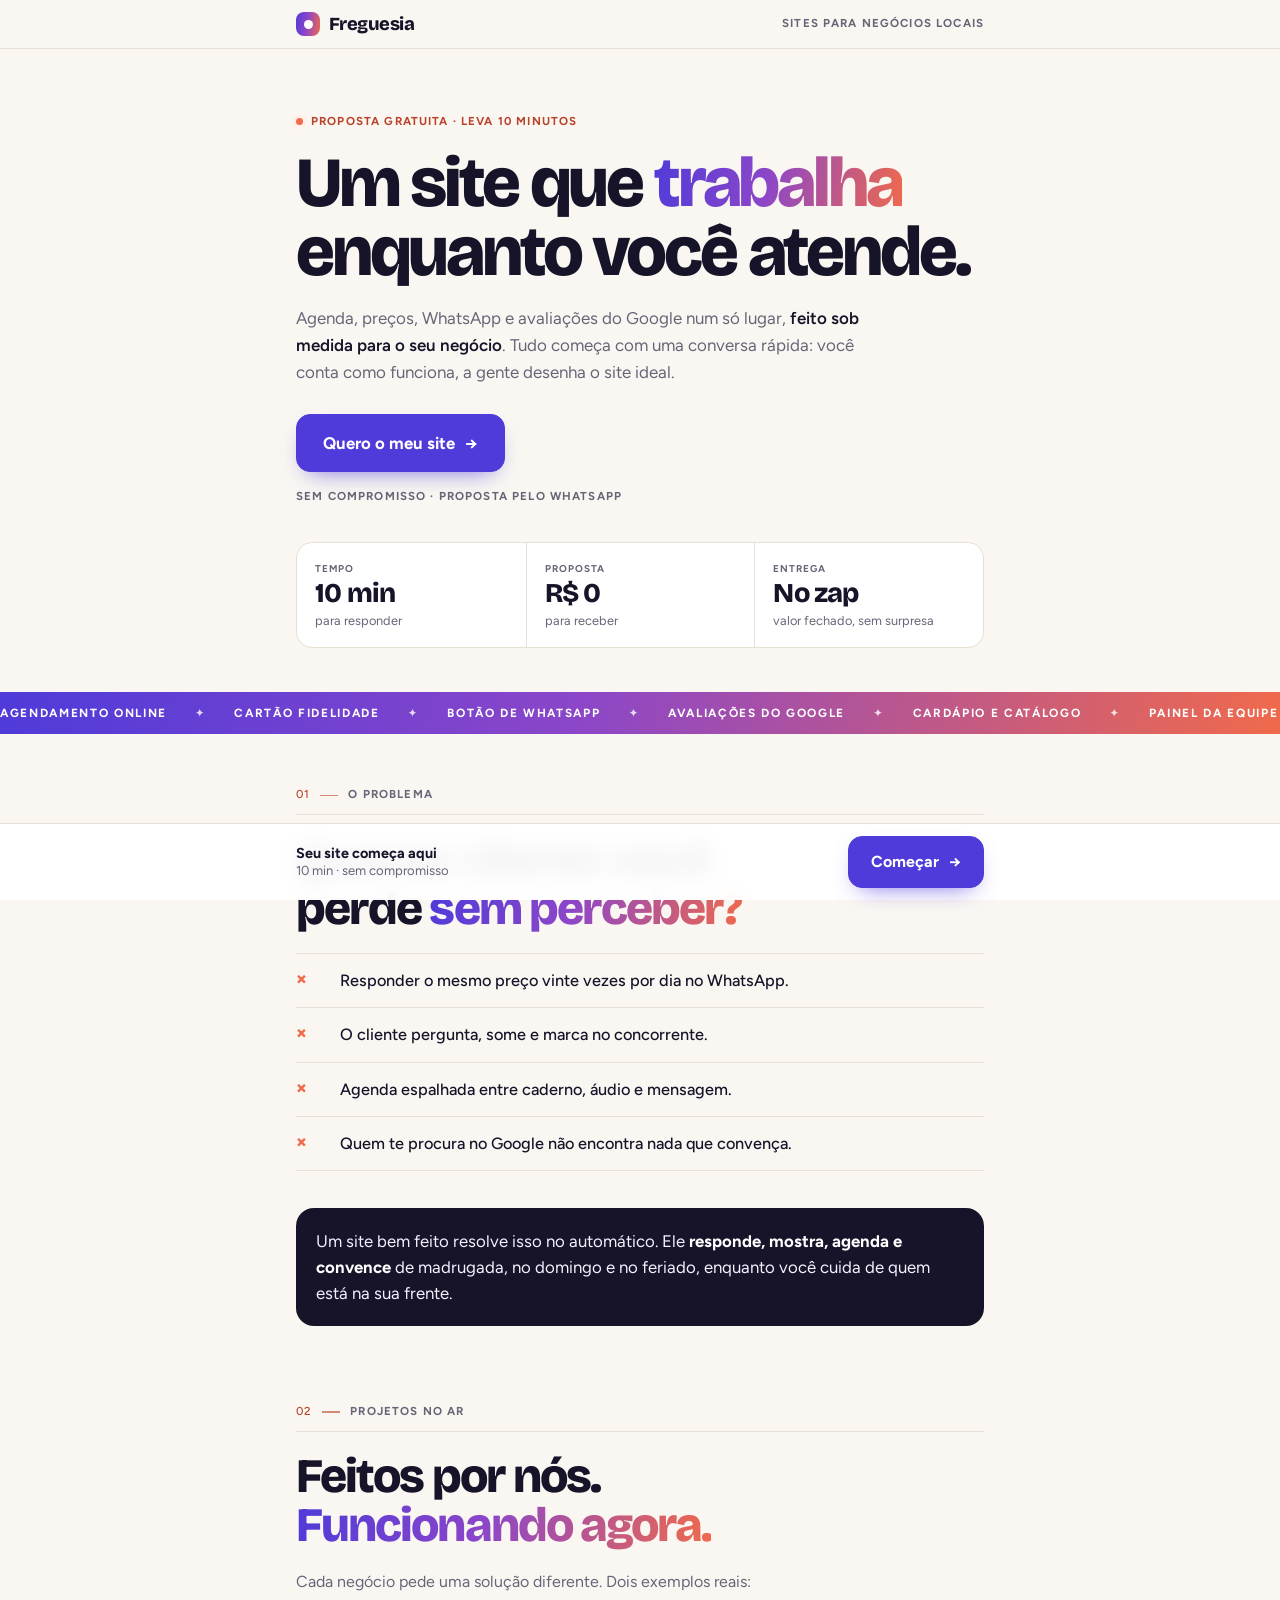
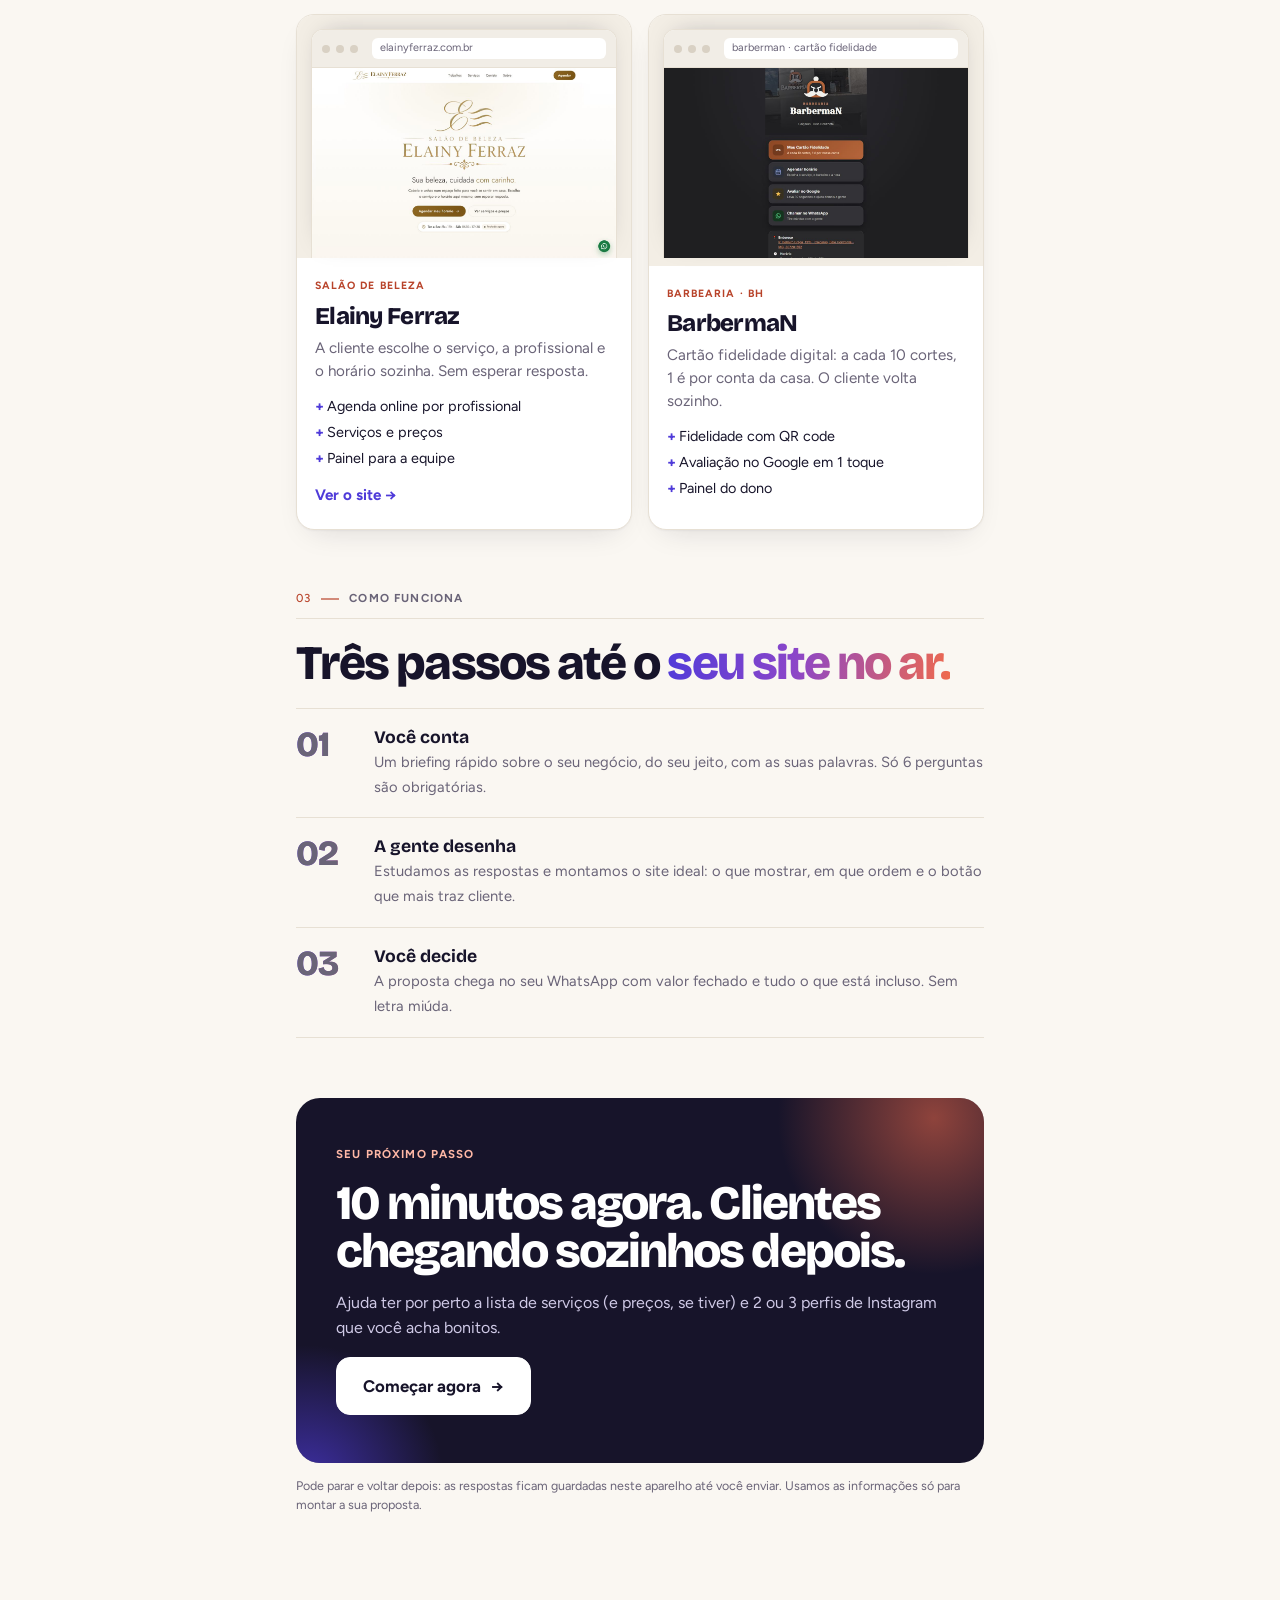
<file: index.html>
<!doctype html>
<html lang="pt-BR">
<head>
<meta charset="utf-8">
<meta name="viewport" content="width=device-width, initial-scale=1, viewport-fit=cover">
<title>Freguesia · Seu site começa aqui</title>
<meta name="description" content="Um site sob medida que trabalha enquanto você atende. Responda 10 minutos sobre o seu negócio e receba a proposta pelo WhatsApp.">
<meta name="theme-color" content="#faf7f2">
<meta name="robots" content="noindex">
<meta property="og:title" content="Freguesia · Seu site começa aqui">
<meta property="og:description" content="Um site que trabalha enquanto você atende. 10 minutos de perguntas e a proposta chega no seu WhatsApp.">
<meta property="og:type" content="website">
<meta property="og:site_name" content="Freguesia">
<meta property="og:url" content="https://gverasn.github.io/briefing/">
<meta property="og:image" content="https://gverasn.github.io/briefing/img/og.jpg?v=2">
<meta property="og:image:width" content="1200">
<meta property="og:image:height" content="630">
<meta property="og:image:alt" content="Freguesia: um site que trabalha enquanto você atende">
<meta name="twitter:card" content="summary_large_image">
<link rel="preconnect" href="https://fonts.googleapis.com">
<link rel="preconnect" href="https://fonts.gstatic.com" crossorigin>
<link rel="stylesheet" href="https://fonts.googleapis.com/css2?family=Bricolage+Grotesque:opsz,wght@12..96,600;12..96,700;12..96,800&family=Figtree:wght@400;500;600;700&display=swap">
<link rel="stylesheet" href="estilo.css?v=5">
<link rel="icon" href="data:image/svg+xml,%3Csvg xmlns='http://www.w3.org/2000/svg' viewBox='0 0 32 32'%3E%3Cdefs%3E%3ClinearGradient id='g' x1='0' y1='0' x2='1' y2='1'%3E%3Cstop offset='0' stop-color='%234f3bd9'/%3E%3Cstop offset='1' stop-color='%23f06a4b'/%3E%3C/linearGradient%3E%3C/defs%3E%3Crect width='32' height='32' rx='10' fill='url(%23g)'/%3E%3Ccircle cx='16' cy='16' r='6' fill='white'/%3E%3C/svg%3E">
</head>
<body>
<header class="top">
  <div class="wrap top-row">
    <a class="marca" href="./" aria-label="Freguesia, início"><i aria-hidden="true"></i>Freguesia</a>
    <span class="passo mono" id="passo">Sites para negócios locais</span>
  </div>
  <div class="barra" id="barra-box" aria-hidden="true"><i id="barra"></i></div>
</header>

<main>
  <!-- ===== Página inicial ===== -->
  <section class="landing" id="etapa-inicio" hidden>
    <div class="wrap hero">
      <span class="eyebrow mono">Proposta gratuita · leva 10 minutos</span>
      <h1>Um site que <em class="grad">trabalha</em> enquanto você atende.</h1>
      <p class="lede">Agenda, preços, WhatsApp e avaliações do Google num só lugar, <b>feito sob medida para o seu negócio</b>. Tudo começa com uma conversa rápida: você conta como funciona, a gente desenha o site ideal.</p>
      <div class="cta-linha">
        <button class="btn primary grande" type="button" data-comecar>Quero o meu site <span class="seta" aria-hidden="true">→</span></button>
        <span class="micro mono">Sem compromisso · proposta pelo WhatsApp</span>
        <button class="link" type="button" id="zerar" hidden>Já comecei antes. Quero começar do zero</button>
      </div>
      <div class="infos" role="list">
        <div role="listitem"><span class="mono">Tempo</span><b>10 min</b><span>para responder</span></div>
        <div role="listitem"><span class="mono">Proposta</span><b>R$ 0</b><span>para receber</span></div>
        <div role="listitem"><span class="mono">Entrega</span><b>No zap</b><span>valor fechado, sem surpresa</span></div>
      </div>
    </div>

    <div class="letreiro mono" aria-hidden="true">
      <div class="trilho">
        <span>Agendamento online</span><span>Cartão fidelidade</span><span>Botão de WhatsApp</span><span>Avaliações do Google</span><span>Cardápio e catálogo</span><span>Painel da equipe</span><span>Lembrete de horário</span>
        <span>Agendamento online</span><span>Cartão fidelidade</span><span>Botão de WhatsApp</span><span>Avaliações do Google</span><span>Cardápio e catálogo</span><span>Painel da equipe</span><span>Lembrete de horário</span>
      </div>
    </div>

    <div class="wrap">
      <section class="secao" aria-labelledby="t-dores">
        <div class="secao-topo mono"><b>01</b><span>O problema</span></div>
        <h2 id="t-dores">Quanto cliente você perde <em class="grad">sem perceber?</em></h2>
        <ul class="dores">
          <li>Responder o mesmo preço vinte vezes por dia no WhatsApp.</li>
          <li>O cliente pergunta, some e marca no concorrente.</li>
          <li>Agenda espalhada entre caderno, áudio e mensagem.</li>
          <li>Quem te procura no Google não encontra nada que convença.</li>
        </ul>
        <p class="virada">Um site bem feito resolve isso no automático. Ele <b>responde, mostra, agenda e convence</b> de madrugada, no domingo e no feriado, enquanto você cuida de quem está na sua frente.</p>
      </section>

      <section class="secao" aria-labelledby="t-projetos">
        <div class="secao-topo mono"><b>02</b><span>Projetos no ar</span></div>
        <h2 id="t-projetos">Feitos por nós. <em class="grad">Funcionando agora.</em></h2>
        <p class="apoio">Cada negócio pede uma solução diferente. Dois exemplos reais:</p>
        <div class="projetos">
          <article class="projeto">
            <div class="tela"><div class="janela"><div class="barra-nav" aria-hidden="true"><i></i><i></i><i></i><span>elainyferraz.com.br</span></div><img src="img/elainy-desktop.jpg?v=5" alt="Página inicial do site do Salão Elainy Ferraz" width="1200" height="750" loading="lazy"></div></div>
            <div class="info">
              <span class="mono">Salão de beleza</span>
              <h3>Elainy Ferraz</h3>
              <p>A cliente escolhe o serviço, a profissional e o horário sozinha. Sem esperar resposta.</p>
              <ul><li>Agenda online por profissional</li><li>Serviços e preços</li><li>Painel para a equipe</li></ul>
              <a href="https://elainyferraz.com.br/" target="_blank" rel="noopener">Ver o site →</a>
            </div>
          </article>
          <article class="projeto">
            <div class="tela"><div class="janela"><div class="barra-nav" aria-hidden="true"><i></i><i></i><i></i><span>barberman · cartão fidelidade</span></div><img src="img/barberman-desktop.jpg?v=5" alt="Página inicial do site da Barbearia BarbermaN" width="1200" height="750" loading="lazy"></div></div>
            <div class="info">
              <span class="mono">Barbearia · BH</span>
              <h3>BarbermaN</h3>
              <p>Cartão fidelidade digital: a cada 10 cortes, 1 é por conta da casa. O cliente volta sozinho.</p>
              <ul><li>Fidelidade com QR code</li><li>Avaliação no Google em 1 toque</li><li>Painel do dono</li></ul>
            </div>
          </article>
        </div>
      </section>

      <section class="secao" aria-labelledby="t-como">
        <div class="secao-topo mono"><b>03</b><span>Como funciona</span></div>
        <h2 id="t-como">Três passos até o <em class="grad">seu site no ar.</em></h2>
        <div class="etapas-lista">
          <div><span class="n grad">01</span><div><b>Você conta</b><span>Um briefing rápido sobre o seu negócio, do seu jeito, com as suas palavras. Só 6 perguntas são obrigatórias.</span></div></div>
          <div><span class="n grad">02</span><div><b>A gente desenha</b><span>Estudamos as respostas e montamos o site ideal: o que mostrar, em que ordem e o botão que mais traz cliente.</span></div></div>
          <div><span class="n grad">03</span><div><b>Você decide</b><span>A proposta chega no seu WhatsApp com valor fechado e tudo o que está incluso. Sem letra miúda.</span></div></div>
        </div>
      </section>

      <section class="fecho" aria-labelledby="t-fecho">
        <span class="mono">Seu próximo passo</span>
        <h2 id="t-fecho">10 minutos agora. Clientes chegando sozinhos depois.</h2>
        <p>Ajuda ter por perto a lista de serviços (e preços, se tiver) e 2 ou 3 perfis de Instagram que você acha bonitos.</p>
        <button class="btn grande" type="button" data-comecar>Começar agora <span class="seta" aria-hidden="true">→</span></button>
      </section>
      <p class="privacidade">Pode parar e voltar depois: as respostas ficam guardadas neste aparelho até você enviar. Usamos as informações só para montar a sua proposta.</p>
    </div>
  </section>

  <!-- ===== Formulário ===== -->
  <div class="wrap form-area" id="form-area" hidden>
    <form id="form" novalidate autocomplete="on">
      <div class="honey" aria-hidden="true"><label>Não preencha <input type="text" id="site_url" tabindex="-1" autocomplete="off"></label></div>
      <div id="etapas"></div>

      <div class="card" id="etapa-revisao" hidden>
        <span class="eyebrow-parte mono">Última etapa</span>
        <h2>Confira e envie</h2>
        <p class="intro">Dá uma olhada geral. Se quiser mudar alguma coisa, toque em "Editar".</p>
        <div class="revisao" id="revisao"></div>
        <div class="q" data-q="consentimento">
          <label class="check"><input type="checkbox" id="consentimento"><span>Autorizo o uso destas informações para elaborar a proposta do meu site e para entrarem em contato comigo pelo WhatsApp.</span></label>
        </div>
        <div class="nota" id="erro-envio" role="alert" hidden></div>
      </div>

      <div class="card" id="etapa-ok" hidden>
        <div class="ok-icone" aria-hidden="true"><svg width="34" height="34" viewBox="0 0 24 24" fill="none" stroke="currentColor" stroke-width="2.5" stroke-linecap="round" stroke-linejoin="round"><path d="M5 12.5l4.5 4.5L19 7.5"/></svg></div>
        <span class="eyebrow-parte mono">Tudo certo</span>
        <h2>Recebemos. Agora é com a gente.</h2>
        <p id="ok-txt">Suas respostas chegaram. A gente analisa e te chama no WhatsApp com a proposta do site.</p>
      </div>
    </form>
  </div>
</main>

<div class="acoes" id="acoes">
  <div class="wrap">
    <div class="resumo"><b>Seu site começa aqui</b>10 min · sem compromisso</div>
    <button class="btn" id="voltar" type="button">Voltar</button>
    <button class="btn primary" id="avancar" type="button">Continuar</button>
  </div>
</div>

<script src="perguntas.js?v=5"></script>
<script src="config.js?v=5"></script>
<script>
const LS = "briefing-cliente-rascunho";
const $ = (s) => document.querySelector(s);
const lsGet = (k) => { try { return localStorage.getItem(k); } catch { return null; } };
const lsSet = (k, v) => { try { localStorage.setItem(k, v); } catch {} };
const lsDel = (k) => { try { localStorage.removeItem(k); } catch {} };
const novoId = () => "r-" + Date.now().toString(36) + Math.random().toString(36).slice(2, 8);

const INICIO = -1, TOTAL = SECOES.length, REVISAO = TOTAL, OK = TOTAL + 1;
const params = new URLSearchParams(location.search);
let estado = null;
try { estado = JSON.parse(lsGet(LS) || "null"); } catch {}
if (!estado || !estado.campos) estado = { id: novoId(), campos: {}, etapa: INICIO };
const refUrl = (params.get("ref") || "").trim().slice(0, 40);
if (refUrl) estado.ref = refUrl;
const nomeUrl = (params.get("negocio") || "").trim().slice(0, 120);
if (nomeUrl && vazio(estado.campos["negocio.nome"])) estado.campos["negocio.nome"] = nomeUrl;

const ctlId = (fid) => "f-" + fid.replace(/[^a-z0-9_]/gi, "-");
let timer = null;
function guardar() { clearTimeout(timer); timer = setTimeout(() => lsSet(LS, JSON.stringify(estado)), 300); }
function definir(fid, v) { estado.campos[fid] = v; guardar(); }
const pad = (n) => String(n).padStart(2, "0");

/* Máscara de telefone: (61) 9 1234-5678 */
function mascara(v) {
  let d = String(v).replace(/\D/g, "");
  if (d.length >= 12 && d.startsWith("55")) d = d.slice(2);
  d = d.slice(0, 11);
  if (!d) return "";
  if (d.length <= 2) return "(" + d;
  const ddd = "(" + d.slice(0, 2) + ") ", r = d.slice(2);
  if (d.length === 11) return ddd + r[0] + " " + r.slice(1, 5) + "-" + r.slice(5);
  return r.length > 4 ? ddd + r.slice(0, 4) + "-" + r.slice(4) : ddd + r;
}

/* ---------- montar etapas ---------- */
function montar() {
  const box = $("#etapas");
  SECOES.forEach((s, i) => {
    const sec = document.createElement("section");
    sec.className = "card"; sec.id = "etapa-" + i; sec.hidden = true;
    const e = document.createElement("span"); e.className = "eyebrow-parte mono"; e.textContent = `Parte ${pad(i + 1)} de ${pad(TOTAL)}`; sec.appendChild(e);
    const h = document.createElement("h2"); h.textContent = s.titulo; sec.appendChild(h);
    if (s.intro) { const p = document.createElement("p"); p.className = "intro"; p.textContent = s.intro; sec.appendChild(p); }
    s.campos.forEach((c) => sec.appendChild(campo(c)));
    box.appendChild(sec);
  });
}

function campo(c) {
  const q = document.createElement("div");
  q.className = "q"; q.dataset.q = c.id;
  const id = ctlId(c.id);
  const req = c.obrig ? `<span class="req" aria-hidden="true">*</span>` : "";
  if (c.tipo === "um" || c.tipo === "varios") {
    q.innerHTML = `<div class="lbl" id="${id}-l"></div><div class="opts" role="group" aria-labelledby="${id}-l"></div>`;
    q.querySelector(".lbl").append(c.rotulo); q.querySelector(".lbl").insertAdjacentHTML("beforeend", req);
    const opts = q.querySelector(".opts");
    c.opcoes.forEach((o, k) => {
      const l = document.createElement("label"); l.className = "opt";
      const inp = document.createElement("input");
      inp.type = "checkbox"; inp.id = `${id}-${k}`; inp.value = o; inp.dataset.fid = c.id;
      const sp = document.createElement("span"); sp.textContent = o;
      l.append(inp, sp); opts.appendChild(l);
      inp.addEventListener("change", () => {
        if (c.tipo === "um" && inp.checked) opts.querySelectorAll("input").forEach((x) => { if (x !== inp) x.checked = false; });
        const m = [...opts.querySelectorAll("input:checked")].map((x) => x.value);
        definir(c.id, c.tipo === "um" ? (m[0] || "") : m);
        limparErro(q);
        atualizarCondicionais();
      });
    });
    if (c.id === "negocio.ramo") {
      const outro = document.createElement("input");
      outro.type = "text"; outro.id = "f-ramo-outro"; outro.dataset.fid = "negocio.ramo_outro"; outro.maxLength = 80;
      outro.placeholder = "Qual ramo?"; outro.setAttribute("aria-label", "Qual ramo?");
      outro.addEventListener("input", () => { definir("negocio.ramo_outro", outro.value); limparErro(q); });
      q.appendChild(outro);
    }
  } else {
    const tag = c.tipo === "area" ? "textarea" : "input";
    q.innerHTML = `<label for="${id}"></label>` + (tag === "input" ? `<input id="${id}" type="${c.tipo === "tel" ? "tel" : "text"}">` : `<textarea id="${id}"></textarea>`);
    q.querySelector("label").append(c.rotulo); q.querySelector("label").insertAdjacentHTML("beforeend", req);
    const el = q.querySelector(tag);
    if (c.ph) el.placeholder = c.ph;
    el.maxLength = tag === "textarea" ? 3000 : c.tipo === "tel" ? 16 : 200;
    if (c.tipo === "tel") { el.autocomplete = "tel-national"; el.inputMode = "tel"; }
    if (c.tipo === "insta") { el.autocapitalize = "off"; el.spellcheck = false; }
    if (c.id === "briefing.respondente") el.autocomplete = "name";
    el.dataset.fid = c.id;
    el.addEventListener("input", () => {
      if (c.tipo === "tel") el.value = mascara(el.value);
      definir(c.id, el.value); limparErro(q);
    });
    el.addEventListener("blur", () => { if (!vazio(el.value)) mostrarErro(q, erroCampo(c, el.value)); });
  }
  if (c.ramo) { const b = document.createElement("div"); b.className = "ramo-box"; b.id = "ramo-box"; q.insertBefore(b, q.children[1]); }
  if (c.dica) { const d = document.createElement("div"); d.className = "hint"; d.textContent = c.dica; q.appendChild(d); }
  return q;
}

function atualizarCondicionais() {
  const r = estado.campos["negocio.ramo"];
  const outro = $("#f-ramo-outro"); if (outro) outro.hidden = r !== "Outro";
  $("#ramo-box").textContent = RAMO[r] || "";
  SECOES.forEach((s) => s.campos.forEach((c) => {
    if (c.se || c.ramo) document.querySelector(`[data-q="${c.id}"]`).hidden = !visivel(c, estado.campos);
  }));
}

function preencher() {
  document.querySelectorAll("[data-fid]").forEach((el) => {
    const v = estado.campos[el.dataset.fid];
    if (el.type === "checkbox") el.checked = Array.isArray(v) ? v.includes(el.value) : v === el.value;
    else el.value = v || "";
  });
  atualizarCondicionais();
}

/* ---------- validação ---------- */
function limparErro(q) { q.classList.remove("invalido"); const e = q.querySelector(".erro-msg"); if (e) e.remove(); }
function mostrarErro(q, msg) {
  limparErro(q);
  if (!msg) return false;
  q.classList.add("invalido");
  const m = document.createElement("div"); m.className = "erro-msg"; m.textContent = msg; q.appendChild(m);
  return true;
}
function focar(q) { q.scrollIntoView({ block: "center" }); const f = q.querySelector("input:not([type=checkbox]),textarea") || q.querySelector("input"); if (f) f.focus({ preventScroll: true }); }

function validar(i) {
  let primeiro = null;
  SECOES[i].campos.forEach((c) => {
    if (!visivel(c, estado.campos)) return;
    const q = document.querySelector(`[data-q="${c.id}"]`);
    let msg = erroCampo(c, estado.campos[c.id]);
    if (!msg && c.id === "negocio.ramo" && estado.campos[c.id] === "Outro" && erroCampo({ obrig: true }, estado.campos["negocio.ramo_outro"])) msg = "Conta qual é o ramo.";
    if (mostrarErro(q, msg) && !primeiro) primeiro = q;
  });
  if (primeiro) focar(primeiro);
  return !primeiro;
}

/* ---------- navegação ---------- */
const temRascunho = () => Object.keys(estado.campos).some((k) => !vazio(estado.campos[k]) && k !== "negocio.nome");
function ir(n) {
  estado.etapa = n;
  if (n >= 0 && n <= REVISAO) estado.ultima = n;
  if (n !== OK) guardar();
  const capa = n === INICIO;
  $("#etapa-inicio").hidden = !capa;
  $("#form-area").hidden = capa;
  for (let i = 0; i < TOTAL; i++) $("#etapa-" + i).hidden = i !== n;
  $("#etapa-revisao").hidden = n !== REVISAO;
  $("#etapa-ok").hidden = n !== OK;
  $("#acoes").hidden = n === OK;
  $("#acoes").classList.toggle("na-capa", capa);
  $("#barra-box").hidden = capa;
  $("#passo").classList.toggle("na-capa", capa);
  $("#voltar").hidden = capa;
  $("#zerar").hidden = !(capa && temRascunho());
  $("#zerar").textContent = "Já comecei antes. Quero começar do zero";
  const continuar = capa && temRascunho();
  document.querySelectorAll("[data-comecar]").forEach((b) => { b.firstChild.textContent = continuar ? "Continuar de onde parei " : (b.closest(".fecho") ? "Começar agora " : "Quero o meu site "); });
  $("#avancar").innerHTML = capa ? (continuar ? "Continuar" : "Começar") + ' <span class="seta" aria-hidden="true">→</span>'
    : n === REVISAO ? "Enviar respostas" : n === TOTAL - 1 ? "Revisar" : "Continuar";
  $("#passo").textContent = capa ? "Sites para negócios locais" : n < TOTAL ? `Parte ${pad(n + 1)} / ${pad(TOTAL)}` : n === REVISAO ? "Revisão" : "Enviado";
  $("#barra").style.width = Math.max(0, Math.min(100, Math.round(((n + 1) / (TOTAL + 1)) * 100))) + "%";
  if (n === REVISAO) montarRevisao();
  window.scrollTo(0, 0);
}
function comecar() { ir(temRascunho() && estado.ultima != null ? estado.ultima : 0); }

function montarRevisao() {
  const box = $("#revisao"); box.innerHTML = "";
  SECOES.forEach((s, i) => {
    const sec = document.createElement("section");
    const h = document.createElement("h3"); h.textContent = s.titulo;
    const b = document.createElement("button"); b.type = "button"; b.className = "link"; b.textContent = "Editar";
    b.addEventListener("click", () => ir(i)); h.appendChild(b);
    const dl = document.createElement("dl");
    s.campos.forEach((c) => {
      if (!visivel(c, estado.campos)) return;
      let v = estado.campos[c.id];
      if (c.id === "negocio.ramo" && v === "Outro" && estado.campos["negocio.ramo_outro"]) v = "Outro: " + estado.campos["negocio.ramo_outro"];
      if (vazio(v)) return;
      const dt = document.createElement("dt"); dt.textContent = c.rotulo;
      const dd = document.createElement("dd"); dd.textContent = Array.isArray(v) ? v.join(", ") : v;
      dl.append(dt, dd);
    });
    if (!dl.children.length) { const p = document.createElement("dd"); p.textContent = "Nada preenchido."; p.style.color = "var(--muted)"; dl.appendChild(p); }
    sec.append(h, dl); box.appendChild(sec);
  });
  $("#consentimento").checked = !!estado.campos.consentimento;
}

/* ---------- envio ---------- */
async function enviar() {
  const btn = $("#avancar"); const erro = $("#erro-envio");
  erro.hidden = true;
  if ($("#site_url").value) { ir(OK); return; } // robô
  btn.disabled = true; btn.textContent = "Enviando…";
  const corpo = {
    id: estado.id, ref: estado.ref || "", enviadoEm: new Date().toISOString(),
    campos: estado.campos, md: gerarMd(estado.campos, { data: new Date().toLocaleDateString("pt-BR"), ref: estado.ref }),
  };
  try {
    if (!/^https:\/\//.test(ENDPOINT)) throw new Error("sem endpoint");
    const r = await fetch(ENDPOINT, { method: "POST", headers: { "Content-Type": "text/plain;charset=utf-8" }, body: JSON.stringify(corpo) });
    const j = await r.json();
    if (!j.ok) throw new Error(j.erro || "falhou");
    clearTimeout(timer); lsDel(LS);
    const nome = (estado.campos["briefing.respondente"] || "").trim().split(/[\s,]/)[0];
    if (nome) $("#ok-txt").textContent = `Valeu, ${nome}! Suas respostas chegaram. A gente analisa com calma e te chama no WhatsApp com a proposta do seu site.`;
    ir(OK);
  } catch (e) {
    erro.hidden = false;
    erro.textContent = "Não conseguimos enviar agora. Confira a internet e toque em \"Enviar respostas\" de novo. Suas respostas continuam salvas neste aparelho.";
    btn.disabled = false; btn.textContent = "Enviar respostas";
  }
}

$("#consentimento").addEventListener("change", (e) => { definir("consentimento", e.target.checked); limparErro(e.target.closest(".q")); });
document.querySelectorAll("[data-comecar]").forEach((b) => b.addEventListener("click", comecar));
$("#avancar").addEventListener("click", () => {
  const n = estado.etapa;
  if (n === INICIO) { comecar(); return; }
  if (n < TOTAL) { if (validar(n)) ir(n + 1); return; }
  if (n === REVISAO) {
    for (let i = 0; i < TOTAL; i++) if (!validar(i)) { ir(i); validar(i); return; }
    const q = $('[data-q="consentimento"]');
    if (!estado.campos.consentimento) { mostrarErro(q, "Marque para a gente poder usar suas respostas."); focar(q); return; }
    enviar();
  }
});
$("#voltar").addEventListener("click", () => ir(estado.etapa === 0 ? INICIO : estado.etapa - 1));
let armado = false;
$("#zerar").addEventListener("click", () => {
  if (!armado) { armado = true; $("#zerar").textContent = "Toque de novo para apagar as respostas"; setTimeout(() => { armado = false; ir(INICIO); }, 4000); return; }
  armado = false;
  estado = { id: novoId(), campos: {}, etapa: INICIO, ref: estado.ref }; preencher(); ir(INICIO);
});

montar(); preencher();
ir(INICIO);
</script>
</body>
</html>
</file>
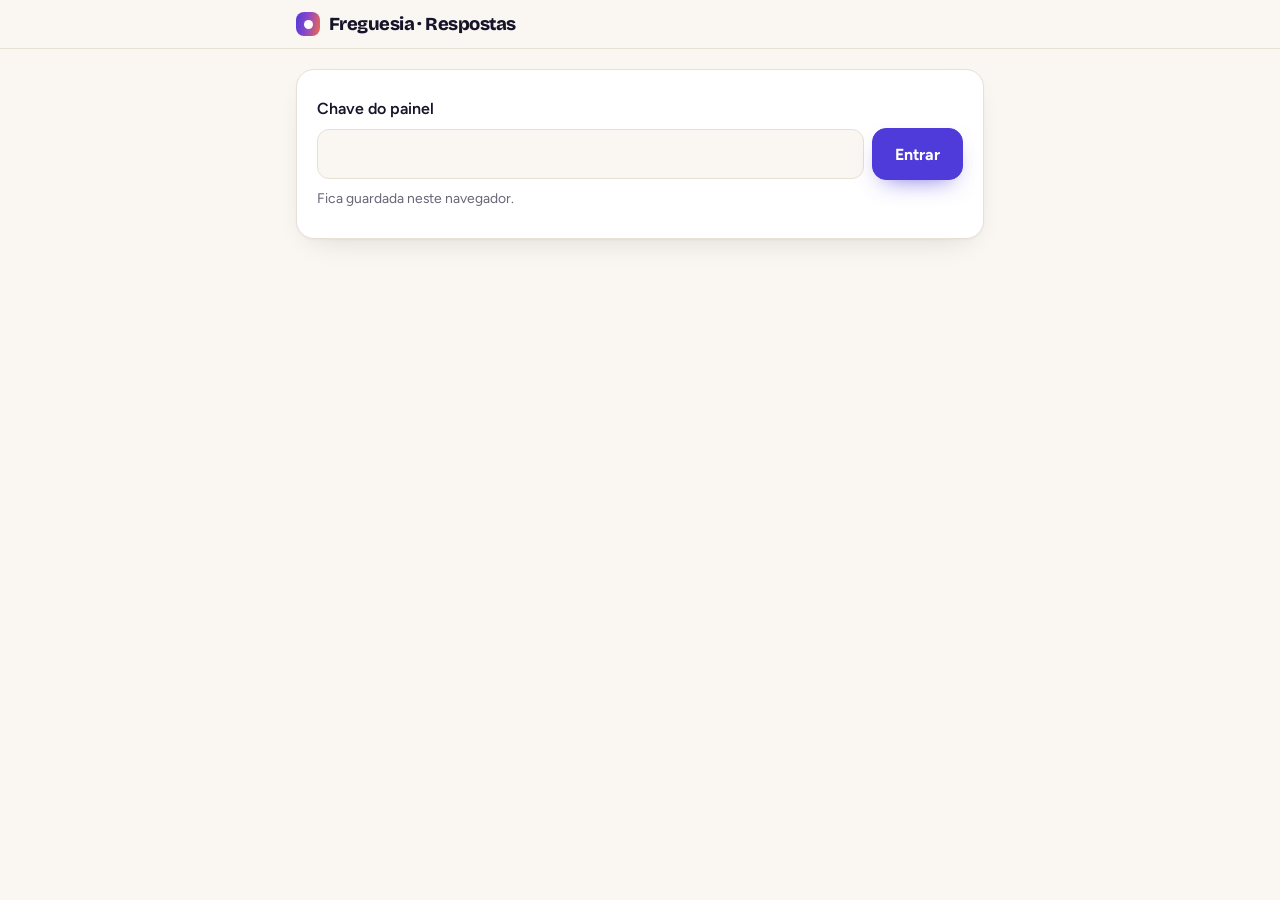
<file: admin.html>
<!doctype html>
<html lang="pt-BR">
<head>
<meta charset="utf-8">
<meta name="viewport" content="width=device-width, initial-scale=1, viewport-fit=cover">
<title>Respostas dos briefings</title>
<meta name="robots" content="noindex, nofollow">
<link rel="preconnect" href="https://fonts.googleapis.com">
<link rel="preconnect" href="https://fonts.gstatic.com" crossorigin>
<link rel="stylesheet" href="https://fonts.googleapis.com/css2?family=Bricolage+Grotesque:opsz,wght@12..96,600;12..96,700&family=Figtree:wght@400;500;600;700&display=swap">
<link rel="stylesheet" href="estilo.css?v=5">
<style>
  main { padding-bottom: 60px; display: grid; gap: 16px; align-content: start; }
  .linha { display: flex; gap: 8px; flex-wrap: wrap; align-items: center; }
  .linha input { flex: 1 1 200px; min-width: 0; }
  .item { background: var(--surface); border: 1px solid var(--line); border-radius: var(--radius); padding: 14px 16px; display: grid; gap: 10px; }
  .item h3 { margin: 0; font: 700 1.1rem var(--font-display); }
  .meta { color: var(--muted); font-size: .88rem; display: flex; flex-wrap: wrap; gap: 4px 14px; }
  .tag { background: var(--accent-soft); color: var(--accent); border-radius: 99px; padding: 2px 10px; font-weight: 600; font-size: .8rem; }
  pre { margin: 0; white-space: pre-wrap; word-break: break-word; font: .82rem/1.55 ui-monospace, Consolas, monospace; background: var(--bg); border: 1px solid var(--line); border-radius: 8px; padding: 12px; max-height: 420px; overflow: auto; }
  .status { color: var(--muted); font-size: .9rem; min-height: 1.4em; }
  details.card { gap: 12px; }
  details summary { cursor: pointer; font-weight: 600; }
  code { word-break: break-all; }
</style>
</head>
<body>
<header class="top">
  <div class="wrap top-row"><a class="marca" href="./"><i aria-hidden="true"></i>Freguesia · Respostas</a><span class="passo mono" id="contagem"></span></div>
</header>
<main class="wrap" style="padding-top:20px">
  <div class="card" id="login">
    <div class="q">
      <label for="chave">Chave do painel</label>
      <div class="linha"><input type="password" id="chave" autocomplete="current-password"><button class="btn primary" id="entrar" type="button" style="flex:0 0 auto">Entrar</button></div>
      <div class="hint">Fica guardada neste navegador.</div>
    </div>
  </div>

  <div class="linha" id="barra-acoes" hidden>
    <button class="btn sm" id="atualizar" type="button">Atualizar</button>
    <button class="btn sm" id="baixar-todas" type="button">Baixar todas (.md)</button>
    <a class="btn sm" id="planilha" target="_blank" rel="noopener">Abrir planilha</a>
    <button class="btn sm" id="sair" type="button">Sair</button>
  </div>
  <div class="status" id="status" role="status"></div>
  <div id="lista" style="display:grid;gap:12px"></div>

  <details class="card" id="links" hidden>
    <summary>Gerar link para um vendedor</summary>
    <div class="q">
      <label for="ref">Nome de quem vai mandar o link</label>
      <input type="text" id="ref" placeholder="Ex.: marcelo">
      <label for="negocio">Nome do negócio (opcional, já vem preenchido)</label>
      <input type="text" id="negocio" placeholder="Ex.: Pet Shop Amigo Fiel">
      <code id="link-gerado"></code>
      <div class="linha"><button class="btn sm" id="copiar-link" type="button">Copiar link</button></div>
    </div>
  </details>
</main>

<script src="config.js?v=5"></script>
<script>
const $ = (s) => document.querySelector(s);
const LS = "briefing-painel-chave";
const lsGet = (k) => { try { return localStorage.getItem(k); } catch { return null; } };
const lsSet = (k, v) => { try { localStorage.setItem(k, v); } catch {} };
const lsDel = (k) => { try { localStorage.removeItem(k); } catch {} };
let itens = [];

const slug = (s) => (s || "briefing").normalize("NFD").replace(/[̀-ͯ]/g, "").toLowerCase().replace(/[^a-z0-9]+/g, "-").replace(/^-|-$/g, "") || "site";
const quando = (iso) => { const d = new Date(iso); return isNaN(d) ? iso : d.toLocaleString("pt-BR", { day: "2-digit", month: "2-digit", year: "2-digit", hour: "2-digit", minute: "2-digit" }); };

function baixar(nome, texto) {
  const a = document.createElement("a");
  a.href = URL.createObjectURL(new Blob([texto], { type: "text/markdown;charset=utf-8" }));
  a.download = nome; document.body.appendChild(a); a.click(); a.remove();
  setTimeout(() => URL.revokeObjectURL(a.href), 2000);
}
async function copiar(texto, msg) {
  try { await navigator.clipboard.writeText(texto); $("#status").textContent = msg || "Copiado."; }
  catch { $("#status").textContent = "Não deu para copiar aqui. Use o botão de baixar."; }
}

async function carregar() {
  const chave = lsGet(LS);
  if (!chave) { mostrarLogin(true); return; }
  $("#status").textContent = "Carregando…";
  try {
    const r = await fetch(ENDPOINT + "?chave=" + encodeURIComponent(chave));
    const j = await r.json();
    if (!j.ok) {
      if (j.erro === "chave") { lsDel(LS); mostrarLogin(true); $("#status").textContent = "Chave errada."; return; }
      throw new Error(j.erro);
    }
    mostrarLogin(false);
    itens = j.itens || [];
    if (j.planilha) $("#planilha").href = j.planilha;
    render();
    $("#status").textContent = "Atualizado às " + new Date().toLocaleTimeString("pt-BR", { hour: "2-digit", minute: "2-digit" }) + ".";
  } catch (e) {
    $("#status").textContent = "Não consegui carregar as respostas. Confira a internet e toque em Atualizar.";
  }
}

function mostrarLogin(on) {
  $("#login").hidden = !on; $("#barra-acoes").hidden = on; $("#links").hidden = on;
  if (on) { $("#lista").innerHTML = ""; $("#contagem").textContent = ""; }
}

function render() {
  const box = $("#lista"); box.innerHTML = "";
  $("#contagem").textContent = itens.length === 1 ? "1 resposta" : itens.length + " respostas";
  if (!itens.length) { const p = document.createElement("p"); p.className = "hint"; p.textContent = "Nenhuma resposta ainda."; box.appendChild(p); return; }
  itens.forEach((it) => {
    const card = document.createElement("article"); card.className = "item";
    const h = document.createElement("h3"); h.textContent = it.nome || "Sem nome";
    const meta = document.createElement("div"); meta.className = "meta";
    [quando(it.recebido), it.ramo, it.respondente, it.whatsapp].filter(Boolean).forEach((t) => { const s = document.createElement("span"); s.textContent = t; meta.appendChild(s); });
    if (it.ref) { const t = document.createElement("span"); t.className = "tag"; t.textContent = "via " + it.ref; meta.appendChild(t); }
    const acoes = document.createElement("div"); acoes.className = "linha";
    const bB = document.createElement("button"); bB.className = "btn sm primary"; bB.style.flex = "0 0 auto"; bB.type = "button"; bB.textContent = "Baixar .md";
    bB.addEventListener("click", () => baixar(`briefing-${slug(it.nome)}.md`, it.md));
    const bC = document.createElement("button"); bC.className = "btn sm"; bC.type = "button"; bC.textContent = "Copiar";
    bC.addEventListener("click", () => copiar(it.md, "Briefing copiado. Cole no Claude e peça: \"monta o briefing\"."));
    const bV = document.createElement("button"); bV.className = "btn sm"; bV.type = "button"; bV.textContent = "Ver"; bV.setAttribute("aria-expanded", "false");
    const pre = document.createElement("pre"); pre.hidden = true; pre.textContent = it.md;
    bV.addEventListener("click", () => { pre.hidden = !pre.hidden; bV.textContent = pre.hidden ? "Ver" : "Esconder"; bV.setAttribute("aria-expanded", String(!pre.hidden)); });
    acoes.append(bB, bC, bV);
    const zap = String(it.whatsapp || "").replace(/\D/g, "").replace(/^55/, "");
    if (zap.length >= 10) { const a = document.createElement("a"); a.className = "btn sm"; a.href = "https://wa.me/55" + zap; a.target = "_blank"; a.rel = "noopener"; a.textContent = "WhatsApp"; acoes.appendChild(a); }
    card.append(h, meta, acoes, pre); box.appendChild(card);
  });
}

function linkVendedor() {
  const base = location.href.replace(/admin\.html.*$/, "");
  const p = new URLSearchParams();
  const ref = $("#ref").value.trim(); const neg = $("#negocio").value.trim();
  if (ref) p.set("ref", ref); if (neg) p.set("negocio", neg);
  const q = p.toString();
  return base + (q ? "?" + q : "");
}

$("#entrar").addEventListener("click", () => { const v = $("#chave").value.trim(); if (v) { lsSet(LS, v); carregar(); } });
$("#chave").addEventListener("keydown", (e) => { if (e.key === "Enter") $("#entrar").click(); });
$("#atualizar").addEventListener("click", carregar);
$("#sair").addEventListener("click", () => { lsDel(LS); mostrarLogin(true); $("#status").textContent = ""; });
$("#baixar-todas").addEventListener("click", () => {
  if (!itens.length) return;
  baixar(`briefings-${new Date().toISOString().slice(0, 10)}.md`, itens.map((it) => it.md).join("\n\n---\n\n"));
});
["#ref", "#negocio"].forEach((s) => $(s).addEventListener("input", () => { $("#link-gerado").textContent = linkVendedor(); }));
$("#copiar-link").addEventListener("click", () => copiar(linkVendedor(), "Link copiado."));
$("#link-gerado").textContent = linkVendedor();
carregar();
</script>
</body>
</html>
</file>
<file: estilo.css>
/* Freguesia — paleta creme + tinta índigo, ação violeta, degradê violeta → coral.
   Tipografia: Bricolage Grotesque (títulos), Figtree (texto e rótulos em maiúsculas). */
:root {
  --bg: #faf7f2;
  --bg-2: #f3eee5;
  --surface: #ffffff;
  --ink: #17142a;
  --ink-2: #2b2640;
  --muted: #6a6478;
  --line: #e7e0d4;
  --accent: #4f3bd9;
  --accent-hover: #4230c2;
  --accent-ink: #ffffff;
  --accent-soft: #efecff;
  --coral: #f06a4b;
  --coral-ink: #b8432a;
  --coral-soft: #fff0eb;
  --warn-soft: #fff4e0;
  --danger: #c0362c;
  --grad: linear-gradient(100deg, #4f3bd9 0%, #8b46c9 45%, #f06a4b 100%);
  --font-display: "Bricolage Grotesque", "Segoe UI", system-ui, sans-serif;
  --font-body: "Figtree", "Segoe UI", system-ui, sans-serif;
  --radius: 18px;
  --shadow: 0 1px 2px rgba(23, 20, 42, .04), 0 12px 32px -16px rgba(23, 20, 42, .18);
  color-scheme: light;
}
* { box-sizing: border-box; }
html, body { margin: 0; }
html { scroll-behavior: smooth; }
@media (prefers-reduced-motion: reduce) { html { scroll-behavior: auto; } }
body { background: var(--bg); color: var(--ink); font: 16px/1.55 var(--font-body); -webkit-text-size-adjust: 100%; min-height: 100vh; min-height: 100dvh; display: flex; flex-direction: column; }
.wrap { max-width: 720px; margin: 0 auto; padding: 0 16px; width: 100%; }
h1, h2, h3 { font-family: var(--font-display); letter-spacing: -0.02em; text-wrap: balance; margin: 0; line-height: 1.1; }
img { max-width: 100%; display: block; }
[hidden] { display: none !important; }
em.grad, .grad { font-style: normal; background: var(--grad); -webkit-background-clip: text; background-clip: text; color: transparent; }
.mono { font-family: var(--font-body); font-size: .72rem; font-weight: 700; letter-spacing: .1em; text-transform: uppercase; }

/* ---------- topo ---------- */
header.top { position: sticky; top: 0; z-index: 10; background: rgba(250, 247, 242, .9); backdrop-filter: blur(10px); -webkit-backdrop-filter: blur(10px); border-bottom: 1px solid var(--line); }
.top-row { display: flex; align-items: center; justify-content: space-between; gap: 12px; padding-top: 12px; padding-bottom: 12px; }
.marca { display: flex; align-items: center; gap: 9px; font: 800 1.15rem var(--font-display); letter-spacing: -0.03em; color: var(--ink); text-decoration: none; }
.marca i { width: 24px; height: 24px; border-radius: 8px; background: var(--grad); display: grid; place-items: center; }
.marca i::after { content: ""; width: 9px; height: 9px; border-radius: 50%; background: #fff; }
.passo { color: var(--muted); white-space: nowrap; }
@media (max-width: 460px) { .passo.na-capa { display: none; } }
.barra { height: 3px; background: var(--line); overflow: hidden; }
.barra > i { display: block; height: 100%; width: 0; background: var(--grad); transition: width .35s ease; }

main { flex: 1 0 auto; }
.form-area { padding-top: 24px; padding-bottom: 32px; }

/* ---------- página inicial ---------- */
.landing { padding-bottom: 8px; }
.hero { padding-top: 32px; padding-bottom: 44px; display: grid; gap: 0; }
.hero .eyebrow { margin-bottom: 18px; }
.hero h1 { margin-bottom: 18px; }
.hero .lede { margin-bottom: 28px !important; }
.hero .infos { margin-top: 36px; }
.eyebrow { display: inline-flex; align-items: center; gap: 8px; color: var(--coral-ink); }
.eyebrow::before { content: ""; width: 7px; height: 7px; border-radius: 50%; background: var(--coral); box-shadow: 0 0 0 4px var(--coral-soft); }
.hero h1 { font-size: clamp(2.6rem, 11vw, 4.4rem); font-weight: 800; line-height: .98; letter-spacing: -0.045em; }
.hero .lede { margin: 0; color: var(--muted); font-size: 1.06rem; line-height: 1.6; max-width: 34em; }
.hero .lede b { color: var(--ink); font-weight: 600; }
.cta-linha { display: grid; gap: 16px; justify-items: start; }
.micro { color: var(--muted); }

.infos { display: grid; grid-template-columns: repeat(3, 1fr); border: 1px solid var(--line); border-radius: 16px; background: var(--surface); overflow: hidden; }
.infos > div { padding: 14px 12px; display: grid; gap: 4px; align-content: start; }
.infos > div + div { border-left: 1px solid var(--line); }
.infos .mono { color: var(--muted); font-size: .62rem; }
.infos b { font: 800 1.35rem/1 var(--font-display); letter-spacing: -0.03em; }
.infos span:last-child { color: var(--muted); font-size: .8rem; line-height: 1.35; }

.letreiro { background: var(--grad); color: #fff; overflow: hidden; margin: 0; padding: 12px 0; }
.letreiro .trilho { display: flex; width: max-content; animation: rolar 32s linear infinite; }
.letreiro span { white-space: nowrap; padding-right: 28px; font-size: .74rem; letter-spacing: .14em; }
.letreiro span::after { content: "✦"; margin-left: 28px; opacity: .8; }
@keyframes rolar { to { transform: translateX(-50%); } }
@media (prefers-reduced-motion: reduce) { .letreiro .trilho { animation: none; } }

.secao { padding: 52px 0 8px; display: grid; gap: 20px; }
.secao-topo { display: flex; align-items: center; gap: 10px; color: var(--muted); border-bottom: 1px solid var(--line); padding-bottom: 10px; }
.secao-topo b::after { content: ""; display: inline-block; width: 18px; height: 1.5px; background: currentColor; vertical-align: middle; margin-left: 10px; opacity: .6; }
.secao-topo b { color: var(--coral-ink); font-weight: 500; }
.secao h2 { font-size: clamp(2rem, 8vw, 3rem); font-weight: 800; letter-spacing: -0.04em; line-height: 1.02; }
.secao .apoio { margin: 0; color: var(--muted); font-size: 1rem; max-width: 34em; }

.dores { list-style: none; margin: 0; padding: 0; display: grid; border-top: 1px solid var(--line); }
.dores li { display: grid; grid-template-columns: 34px 1fr; gap: 10px; align-items: baseline; padding: 14px 0; border-bottom: 1px solid var(--line); font-size: 1.02rem; font-weight: 500; }
.dores li::before { content: "×"; font: 700 1.3rem/1 var(--font-display); color: var(--coral); }
.virada { background: var(--ink); color: #f4f1ff; border-radius: var(--radius); padding: 20px; font-size: 1.05rem; line-height: 1.55; }
.virada b { color: #fff; }

.projetos { display: grid; gap: 16px; }
.projeto { background: var(--surface); border: 1px solid var(--line); border-radius: var(--radius); overflow: hidden; display: grid; box-shadow: var(--shadow); }
.projeto .tela { background: var(--bg-2); padding: 14px 14px 0; }
.janela { border-radius: 12px 12px 0 0; overflow: hidden; border: 1px solid var(--line); border-bottom: 0; background: #fff; box-shadow: 0 -6px 24px -14px rgba(23, 20, 42, .35); }
.janela .barra-nav { display: flex; align-items: center; gap: 6px; padding: 8px 10px; background: #f1ede6; border-bottom: 1px solid var(--line); }
.janela .barra-nav i { width: 8px; height: 8px; border-radius: 50%; background: #d9d1c4; }
.janela .barra-nav span { margin-left: 8px; flex: 1; background: #fff; border-radius: 6px; padding: 2px 8px; font-size: .68rem; color: var(--muted); white-space: nowrap; overflow: hidden; text-overflow: ellipsis; }
/* versão antiga da página (cache): imagem solta dentro de .tela */
.projeto .tela > img { width: 100%; height: auto; aspect-ratio: 16 / 10; object-fit: cover; object-position: top; border-radius: 12px 12px 0 0; }
.janela img { width: 100%; height: auto; aspect-ratio: 16 / 10; object-fit: cover; object-position: top; }
.projeto .info { padding: 20px 18px 22px; display: grid; gap: 8px; align-content: start; }
.projeto .info .mono { color: var(--coral-ink); font-size: .66rem; }
.projeto h3 { font-size: 1.5rem; font-weight: 800; letter-spacing: -0.03em; }
.projeto p { margin: 0; color: var(--muted); font-size: .95rem; line-height: 1.5; }
.projeto ul { list-style: none; margin: 4px 0 0; padding: 0; display: grid; gap: 4px; font-size: .9rem; }
.projeto li::before { content: "+ "; color: var(--accent); font-weight: 800; }
.projeto a { color: var(--accent); font-weight: 700; font-size: .95rem; text-decoration: none; margin-top: 6px; }
.projeto a:hover { text-decoration: underline; }

.etapas-lista { display: grid; gap: 0; border-top: 1px solid var(--line); }
.etapas-lista > div { display: grid; grid-template-columns: 64px 1fr; gap: 14px; padding: 18px 0; border-bottom: 1px solid var(--line); }
.etapas-lista .n { font: 800 2.2rem/1 var(--font-display); letter-spacing: -0.04em; display: inline-block; align-self: start; }
.etapas-lista b { display: block; font: 700 1.1rem var(--font-display); margin-bottom: 2px; }
.etapas-lista span { color: var(--muted); font-size: .92rem; }

.fecho { margin: 52px 0 12px; background: var(--ink); color: #fff; border-radius: 24px; padding: 34px 22px; display: grid; gap: 16px; position: relative; overflow: hidden; }
.fecho::before { content: ""; position: absolute; width: 340px; height: 340px; right: -120px; top: -150px; background: radial-gradient(circle, rgba(240, 106, 75, .55), transparent 65%); }
.fecho::after { content: ""; position: absolute; width: 300px; height: 300px; left: -140px; bottom: -170px; background: radial-gradient(circle, rgba(79, 59, 217, .7), transparent 65%); }
.fecho > * { position: relative; z-index: 1; }
.fecho .mono { color: #ffb8a6; }
.fecho h2 { font-size: clamp(2rem, 8.5vw, 3rem); font-weight: 800; letter-spacing: -0.04em; line-height: 1; }
.fecho p { margin: 0; color: #cfc9e6; }
.fecho .btn { justify-self: start; background: #fff; color: var(--ink); border-color: #fff; }
.privacidade { color: var(--muted); font-size: .78rem; line-height: 1.5; margin: 14px 0 0; }

/* ---------- formulário ---------- */
.card { background: var(--surface); border: 1px solid var(--line); border-radius: var(--radius); padding: 28px 20px; display: grid; gap: 24px; box-shadow: var(--shadow); }
.card .eyebrow-parte { color: var(--coral-ink); margin-bottom: -14px; }
.card h2 { font-size: clamp(1.8rem, 7vw, 2.3rem); font-weight: 800; letter-spacing: -0.035em; }
.intro { color: var(--muted); font-size: .95rem; margin: -14px 0 4px; }

.q { display: grid; gap: 8px; }
.q > label, .q > .lbl { font-weight: 600; font-size: 1rem; line-height: 1.4; }
.req { color: var(--coral); font-weight: 700; margin-left: 3px; }
.hint { color: var(--muted); font-size: 0.87rem; }
.erro-msg { color: var(--danger); font-size: 0.87rem; font-weight: 600; }
.q.invalido input[type="text"], .q.invalido input[type="tel"], .q.invalido textarea { border-color: var(--danger); background: #fff7f6; }
.q.invalido .opts { outline: 2px solid var(--danger); outline-offset: 4px; border-radius: 12px; }

input[type="text"], input[type="tel"], input[type="password"], textarea, select {
  width: 100%; font: 400 1rem var(--font-body); color: var(--ink); background: var(--bg);
  border: 1.5px solid var(--line); border-radius: 12px; padding: 12px 14px; min-height: 50px; transition: border-color .15s, background .15s;
}
input::placeholder, textarea::placeholder { color: #9a94a6; }
input:focus, textarea:focus { border-color: var(--accent); background: var(--surface); outline: none; box-shadow: 0 0 0 4px var(--accent-soft); }
textarea { min-height: 110px; resize: vertical; }
:focus-visible { outline: 2px solid var(--accent); outline-offset: 2px; }

.opts { display: flex; flex-wrap: wrap; gap: 8px; }
.opt { position: relative; }
.opt input { position: absolute; opacity: 0; inset: 0; margin: 0; cursor: pointer; }
.opt span {
  display: inline-flex; align-items: center; min-height: 44px; padding: 8px 16px; border-radius: 999px;
  border: 1.5px solid var(--line); background: var(--surface); cursor: pointer; user-select: none; transition: background .15s, border-color .15s;
}
.opt span:hover { border-color: #cfc6f5; }
.opt input:checked + span { background: var(--accent); color: var(--accent-ink); border-color: var(--accent); font-weight: 600; }
.opt input:focus-visible + span { outline: 2px solid var(--accent); outline-offset: 2px; }
.ramo-box { background: var(--accent-soft); color: #2f2670; border-radius: 12px; padding: 12px 14px; font-size: 0.93rem; }

.check { display: grid; grid-template-columns: 24px 1fr; gap: 10px; align-items: start; font-size: .94rem; cursor: pointer; }
.check input { width: 22px; height: 22px; margin: 1px 0 0; accent-color: var(--accent); }

/* Rodapé no fluxo (sticky, não fixed): no fim da rolagem ele para no lugar e nada fica escondido atrás dele. */
.acoes { position: sticky; bottom: 0; z-index: 5; background: rgba(255, 255, 255, .94); backdrop-filter: blur(10px); -webkit-backdrop-filter: blur(10px); border-top: 1px solid var(--line); padding: 12px 0 calc(12px + env(safe-area-inset-bottom, 0px)); }
.acoes .wrap { display: flex; gap: 10px; align-items: center; }
.acoes .resumo { display: none; flex: 1; min-width: 0; color: var(--muted); font-size: .82rem; line-height: 1.3; }
.acoes .resumo b { color: var(--ink); display: block; font-size: .9rem; }
.acoes.na-capa .resumo { display: block; }
.acoes.na-capa .btn.primary { flex: 0 0 auto; }
.btn {
  font: 700 1rem var(--font-body); min-height: 52px; padding: 12px 22px; border-radius: 14px; cursor: pointer;
  border: 1.5px solid var(--line); background: var(--surface); color: var(--ink); text-decoration: none;
  display: inline-flex; align-items: center; justify-content: center; gap: 10px; transition: background .15s, transform .1s, box-shadow .15s;
}
.btn:active { transform: scale(.98); }
.btn.primary { background: var(--accent); color: var(--accent-ink); border-color: var(--accent); flex: 1; box-shadow: 0 10px 24px -12px rgba(79, 59, 217, .8); }
.btn.primary:hover { background: var(--accent-hover); }
.btn.grande { min-height: 58px; padding: 14px 26px; font-size: 1.05rem; }
.btn .seta { transition: transform .15s; }
.btn:hover .seta { transform: translateX(3px); }
.btn:disabled { opacity: .55; cursor: default; }
.btn.sm { min-height: 40px; padding: 8px 12px; font-size: .9rem; border-radius: 10px; }

.revisao { display: grid; gap: 14px; }
.revisao section { border-top: 1px solid var(--line); padding-top: 12px; }
.revisao h3 { margin: 0 0 6px; font-size: 1rem; display: flex; justify-content: space-between; align-items: center; gap: 8px; }
.revisao dl { margin: 0; display: grid; gap: 6px; font-size: .92rem; }
.revisao dt { color: var(--muted); }
.revisao dd { margin: 0 0 4px; white-space: pre-wrap; word-break: break-word; }
.link { background: none; border: 0; color: var(--accent); font: 600 .9rem var(--font-body); cursor: pointer; padding: 6px; }
.nota { background: var(--warn-soft); border-radius: 12px; padding: 12px 14px; font-size: .93rem; }
.ok-icone { width: 68px; height: 68px; border-radius: 22px; background: var(--grad); color: #fff; display: grid; place-items: center; }
.honey { position: absolute; left: -9999px; width: 1px; height: 1px; overflow: hidden; }

@media (min-width: 640px) {
  .hero { padding-top: 64px; }
  .infos > div { padding: 18px 18px; }
  .infos b { font-size: 1.7rem; }
  .projetos { grid-template-columns: 1fr 1fr; }
  .fecho { padding: 48px 40px; }
}
</file>
